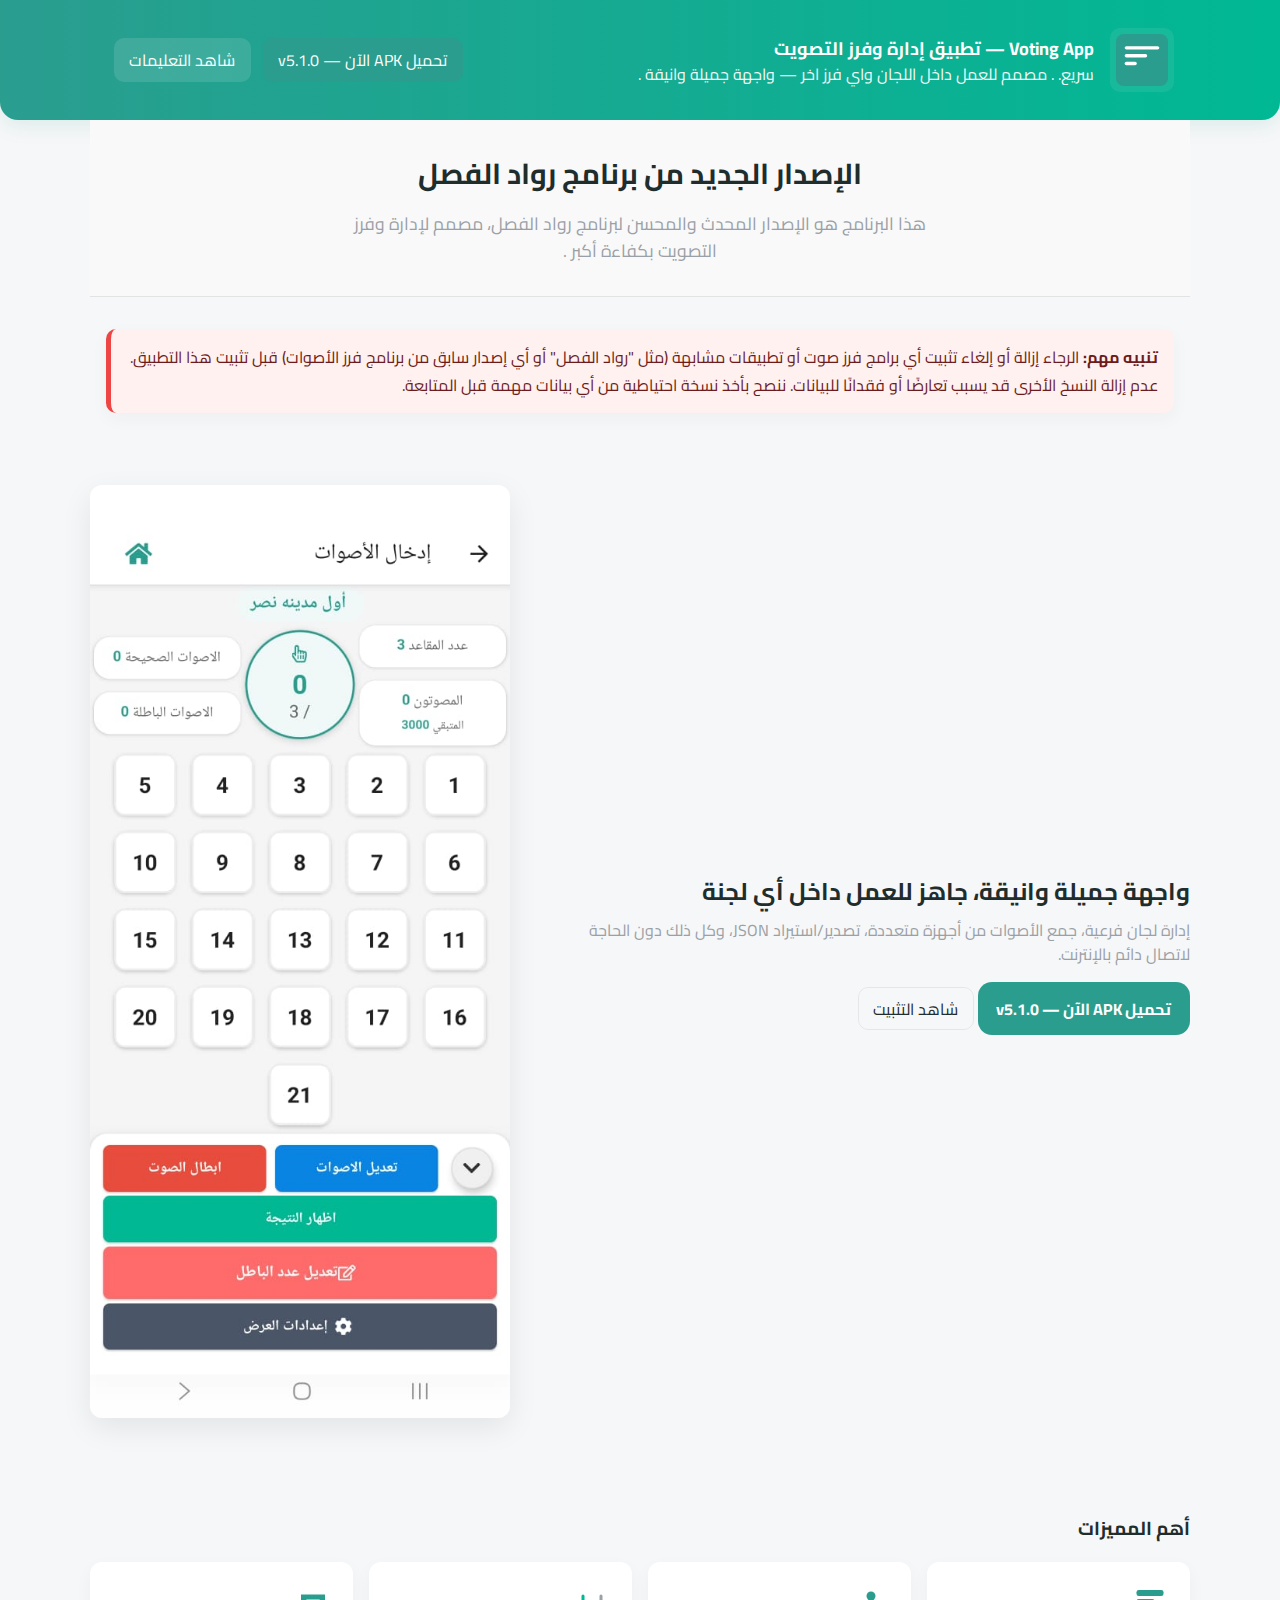
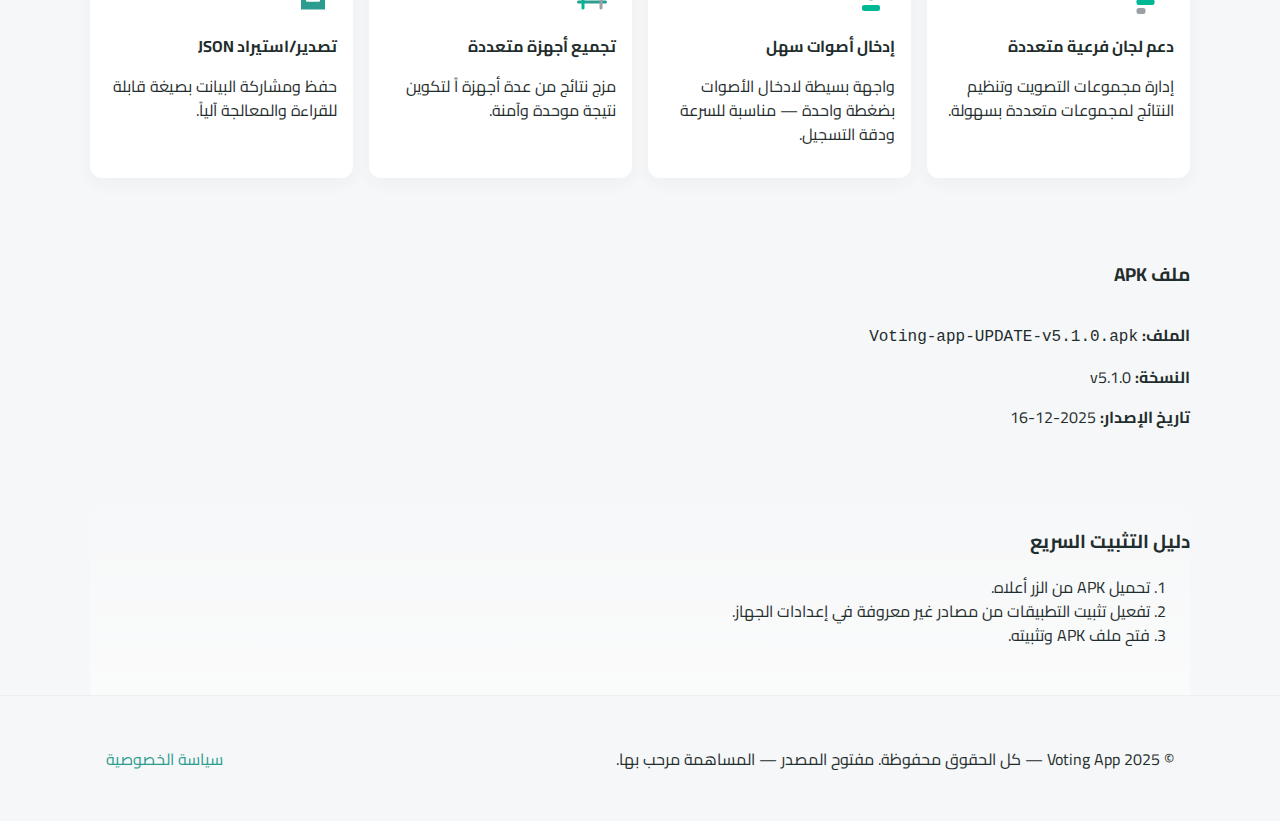
<file: index.html>
<!DOCTYPE html>
<html lang="ar" dir="rtl">
  <head>
    <meta charset="utf-8" />
    <meta name="viewport" content="width=device-width, initial-scale=1" />
    <title>Voting App — تطبيق إدارة وفرز التصويت</title>
    <meta
      name="description"
      content="Voting App — سريع، ، ومصمم للعمل داخل اللجان واي فرز اخر.  وملف APK للتحميل."
    />
    <meta name="theme-color" content="#2a9d8f" />

    <!-- Open Graph -->
    <meta property="og:title" content="Voting App — تطبيق إدارة وفرز التصويت" />
    <meta
      property="og:description"
      content="سريع، ، مصمم للعمل داخل اللجان واي فرز اخر — ."
    />
    <meta property="og:image" content="assets/cover.svg" />
    <meta property="og:type" content="website" />

    <link
      href="https://fonts.googleapis.com/css2?family=Cairo:wght@300;400;600;700;900&display=swap"
      rel="stylesheet"
    />
    <link rel="stylesheet" href="assets/styles.css" />
  </head>
  <body>
    <header class="site-header">
      <div class="container header-inner">
        <div class="brand">
          <img src="assets/cover.svg" alt="Voting App" class="logo" />
          <div>
            <h1>Voting App — تطبيق إدارة وفرز التصويت</h1>
            <p class="tag">
              سريع. . مصمم للعمل داخل اللجان واي فرز اخر — واجهة جميلة وانيقة .
            </p>
          </div>
        </div>
        <nav class="cta-group">
          <a
            class="btn btn-primary"
            href="Voting-app-UPDATE-v5.1.0.apk"
            download
            >تحميل APK الآن — v5.1.0</a
          >
          <a class="btn btn-secondary" href="#install">شاهد التعليمات</a>
        </nav>
      </div>
    </header>

    <section class="intro container">
      <h2>الإصدار الجديد من برنامج رواد الفصل</h2>
      <p>
        هذا البرنامج هو الإصدار المحدث والمحسن لبرنامج رواد الفصل، مصمم لإدارة
        وفرز التصويت بكفاءة أكبر .
      </p>
    </section>

    <main>
      <div class="container">
        <div class="alert alert-danger" role="alert" aria-live="polite">
          <strong>تنبيه مهم:</strong>
          الرجاء إزالة أو إلغاء تثبيت أي برامج فرز صوت أو تطبيقات مشابهة (مثل
          "رواد الفصل" أو أي إصدار سابق من برنامج فرز الأصوات) قبل تثبيت هذا
          التطبيق. عدم إزالة النسخ الأخرى قد يسبب تعارضًا أو فقدانًا للبيانات.
          ننصح بأخذ نسخة احتياطية من أي بيانات مهمة قبل المتابعة.
        </div>
      </div>
      <section class="hero container">
        <div class="hero-grid">
          <div class="hero-text">
            <h2>واجهة جميلة وانيقة، جاهز للعمل داخل أي لجنة</h2>
            <p class="lead">
              إدارة لجان فرعية، جمع الأصوات من أجهزة متعددة، تصدير/استيراد JSON،
              وكل ذلك دون الحاجة لاتصال دائم بالإنترنت.
            </p>
            <div class="hero-actions">
              <a
                class="btn btn-primary large"
                href="Voting-app-UPDATE-v5.1.0.apk"
                download
                >تحميل APK الآن — v5.1.0</a
              >
              <a class="btn btn-outline" href="#install">شاهد التثبيت</a>
            </div>
          </div>
          <div class="hero-media">
            <img src="assets/screenshots/main.jpeg" alt="لقطة شاشة" />
          </div>
        </div>
      </section>

      <section class="features container" aria-labelledby="features-title">
        <h3 id="features-title">أهم المميزات</h3>
        <div class="features-grid">
          <article class="feature">
            <div class="icon">
              <svg
                width="36"
                height="36"
                viewBox="0 0 24 24"
                fill="none"
                xmlns="http://www.w3.org/2000/svg"
              >
                <rect
                  x="3"
                  y="4"
                  width="18"
                  height="4"
                  rx="1.5"
                  fill="#2a9d8f"
                />
                <rect
                  x="3"
                  y="10"
                  width="12"
                  height="4"
                  rx="1.5"
                  fill="#00b894"
                />
                <rect
                  x="3"
                  y="16"
                  width="6"
                  height="4"
                  rx="1.5"
                  fill="#9aa0a6"
                />
              </svg>
            </div>
            <h4>دعم لجان فرعية متعددة</h4>
            <p>إدارة مجموعات التصويت وتنظيم النتائج لمجموعات متعددة بسهولة.</p>
          </article>
          <article class="feature">
            <div class="icon">
              <svg
                width="36"
                height="36"
                viewBox="0 0 24 24"
                fill="none"
                xmlns="http://www.w3.org/2000/svg"
              >
                <circle cx="12" cy="8" r="3" fill="#2a9d8f" />
                <rect
                  x="6"
                  y="14"
                  width="12"
                  height="4"
                  rx="1.5"
                  fill="#00b894"
                />
              </svg>
            </div>
            <h4>إدخال أصوات سهل</h4>
            <p>
              واجهة بسيطة لادخال الأصوات بضغطة واحدة — مناسبة للسرعة ودقة
              التسجيل.
            </p>
          </article>
          <article class="feature">
            <div class="icon">
              <svg
                width="36"
                height="36"
                viewBox="0 0 24 24"
                fill="none"
                xmlns="http://www.w3.org/2000/svg"
              >
                <path
                  d="M3 12h18"
                  stroke="#2a9d8f"
                  stroke-width="2"
                  stroke-linecap="round"
                />
                <path
                  d="M6 8v8"
                  stroke="#00b894"
                  stroke-width="2"
                  stroke-linecap="round"
                />
                <path
                  d="M18 8v8"
                  stroke="#9aa0a6"
                  stroke-width="2"
                  stroke-linecap="round"
                />
              </svg>
            </div>
            <h4>تجميع أجهزة متعددة</h4>
            <p>مزج نتائج من عدة أجهزة اً لتكوين نتيجة موحدة وآمنة.</p>
          </article>
          <article class="feature">
            <div class="icon">
              <svg
                width="36"
                height="36"
                viewBox="0 0 24 24"
                fill="none"
                xmlns="http://www.w3.org/2000/svg"
              >
                <path d="M4 7h16v10H4z" fill="#2a9d8f" />
                <path
                  d="M8 11h8"
                  stroke="#fff"
                  stroke-width="1.5"
                  stroke-linecap="round"
                />
              </svg>
            </div>
            <h4>تصدير/استيراد JSON</h4>
            <p>حفظ ومشاركة البيانت بصيغة قابلة للقراءة والمعالجة آلياً.</p>
          </article>
        </div>
      </section>

      <!-- <section class="screens container" id="screenshots">
        <h3>لقطات من التطبيق</h3>
        <div class="carousel" aria-roledescription="carousel">
          <button class="carousel-btn prev" aria-label="السابق">‹</button>
          <div class="carousel-track">
            <figure class="slide">
              <img
                src="assets/screenshots/screenshot-1.jpeg"
                alt="القائمة الرئيسية"
              />
              <figcaption>القائمة الرئيسية</figcaption>
            </figure>
            <figure class="slide">
              <img
                src="assets/screenshots/screenshot-1.jpeg"
                alt="القائمة الرئيسية"
              />
              <figcaption>القائمة الرئيسية</figcaption>
            </figure>
            <figure class="slide">
              <img
                src="assets/screenshots/screenshot-2.jpeg"
                alt="تجميع الأصوات"
              />
              <figcaption>تجميع الأصوات</figcaption>
            </figure>
            <figure class="slide">
              <img
                src="assets/screenshots/screenshot-3.jpeg"
                alt="استيراد/تصدير"
              />
              <figcaption>استيراد / تصدير JSON</figcaption>
            </figure>
          </div>
          <button class="carousel-btn next" aria-label="التالي">›</button>
        </div>
      </section> -->

      <section class="apk-box container" id="apk">
        <h3>ملف APK</h3>
        <div class="apk-grid">
          <div>
            <p>
              <strong>الملف:</strong>
              <code>Voting-app-UPDATE-v5.1.0.apk</code>
            </p>
            <p><strong>النسخة:</strong> v5.1.0</p>
            <p><strong>تاريخ الإصدار:</strong> 2025-12-16</p>
          </div>
        </div>
      </section>

      <section class="install container" id="install">
        <h3>دليل التثبيت السريع</h3>
        <ol>
          <li>تحميل APK من الزر أعلاه.</li>
          <li>تفعيل تثبيت التطبيقات من مصادر غير معروفة في إعدادات الجهاز.</li>
          <li>فتح ملف APK وتثبيته.</li>
        </ol>
      </section>
    </main>

    <footer class="site-footer">
      <div class="container footer-inner">
        <div>
          <p>
            © 2025 Voting App — كل الحقوق محفوظة. مفتوح المصدر — المساهمة مرحب
            بها.
          </p>
        </div>
        <div class="footer-links">
          <a href="#">سياسة الخصوصية</a>
        </div>
      </div>
    </footer>

    <script>
      // Simple carousel logic
      (function () {
        const track = document.querySelector(".carousel-track");
        const slides = Array.from(document.querySelectorAll(".slide"));
        const prev = document.querySelector(".carousel-btn.prev");
        const next = document.querySelector(".carousel-btn.next");
        let index = 0;
        function update() {
          const width = track.clientWidth;
          track.style.transform = `translateX(${-index * width}px)`;
        }
        window.addEventListener("resize", update);
        prev.addEventListener("click", () => {
          index = (index - 1 + slides.length) % slides.length;
          update();
        });
        next.addEventListener("click", () => {
          index = (index + 1) % slides.length;
          update();
        });
        function setSlideWidths() {
          slides.forEach((s) => (s.style.width = track.clientWidth + "px"));
        }
        setSlideWidths();
        window.addEventListener("resize", setSlideWidths);
        setInterval(() => {
          index = (index + 1) % slides.length;
          update();
        }, 4000);
      })();

      // Copy checksum
      document
        .getElementById("copyChecksum")
        .addEventListener("click", async () => {
          const val = document.getElementById("sha256").value;
          try {
            await navigator.clipboard.writeText(val);
            alert("تم نسخ checksum");
          } catch (e) {
            alert("فشل النسخ — الرجاء نسخه يدويا");
          }
        });

      // Compute SHA-256 of APK using Web Crypto
      document
        .getElementById("calcChecksum")
        .addEventListener("click", async () => {
          const url = "Voting-app-UPDATE-v5.1.0.apk";
          const input = document.getElementById("sha256");
          try {
            const res = await fetch(url);
            if (!res.ok) throw new Error("فشل تحميل الملف");
            const buf = await res.arrayBuffer();
            const hash = await crypto.subtle.digest("SHA-256", buf);
            const hex = Array.from(new Uint8Array(hash))
              .map((b) => b.toString(16).padStart(2, "0"))
              .join("");
            input.value = hex;
            alert("تم حساب SHA-256");
          } catch (err) {
            alert("تعذر حساب checksum: " + err.message);
          }
        });
    </script>
  </body>
</html>
</file>
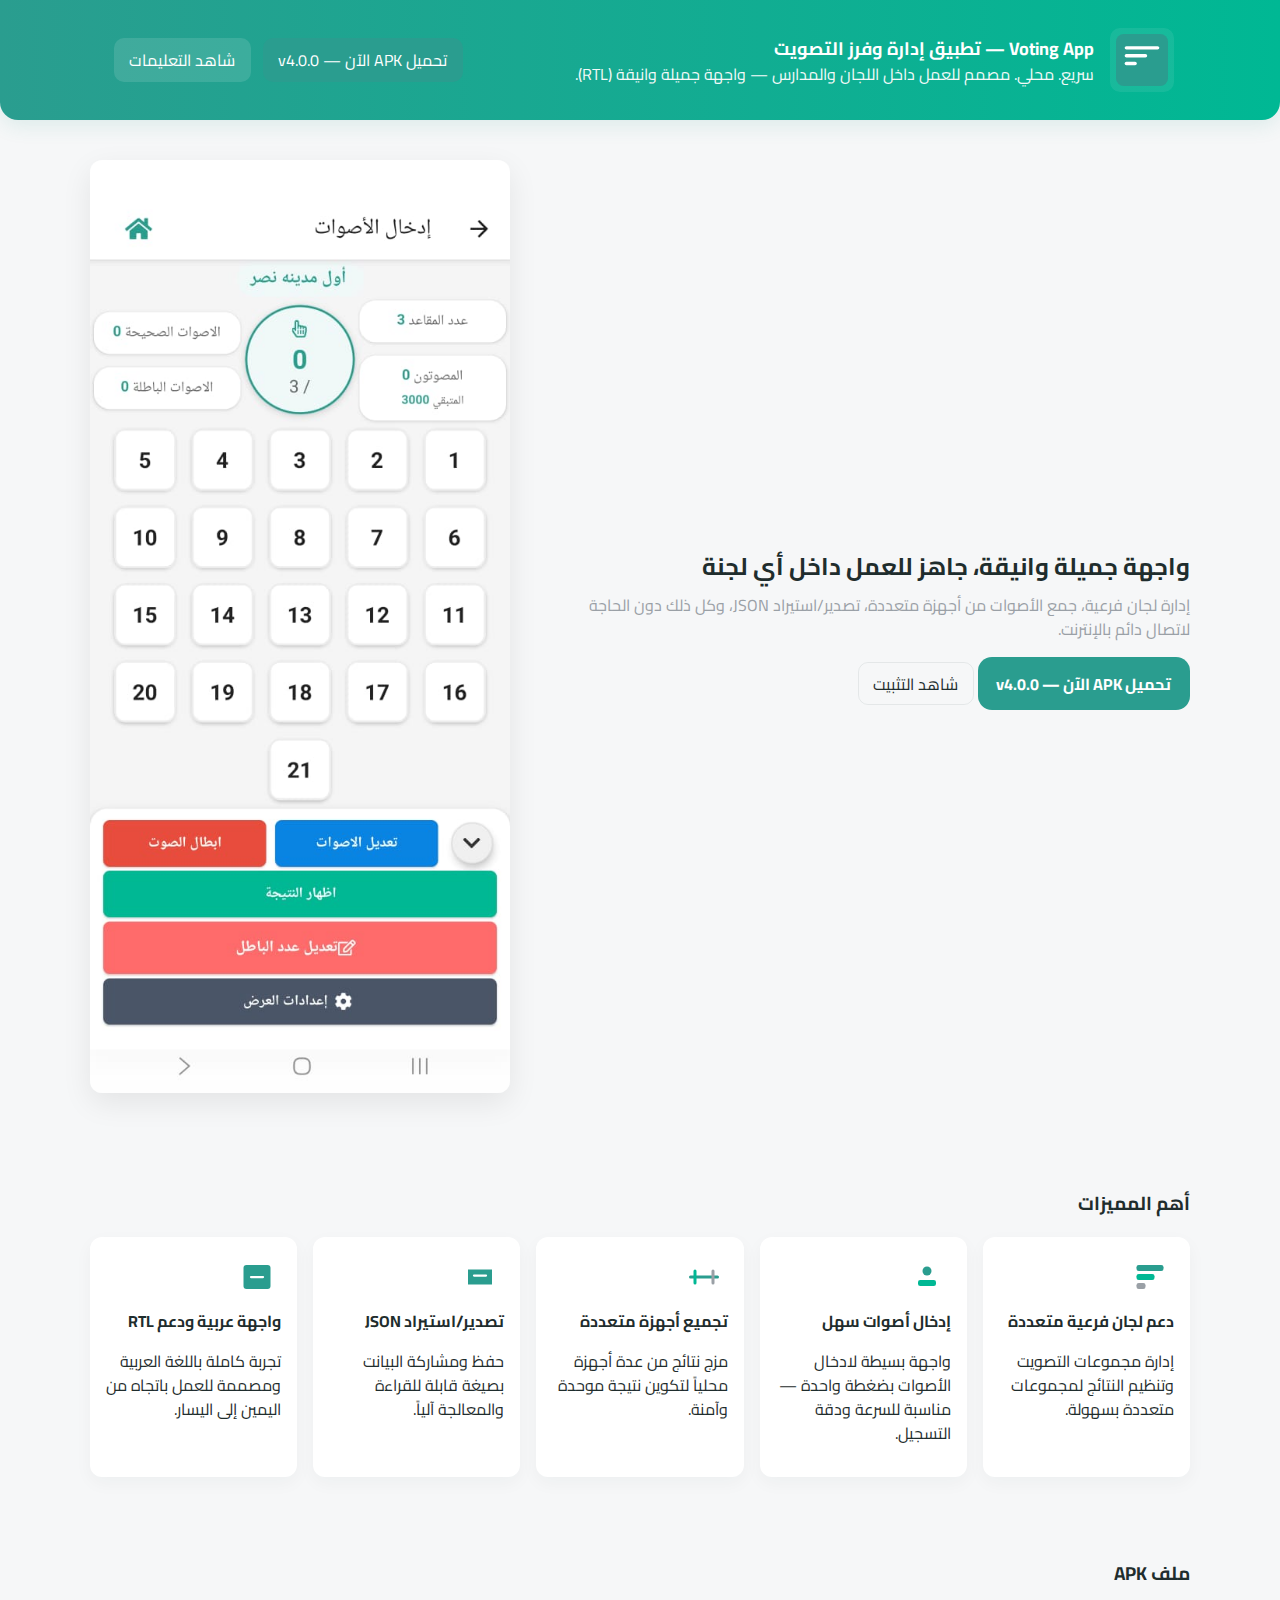
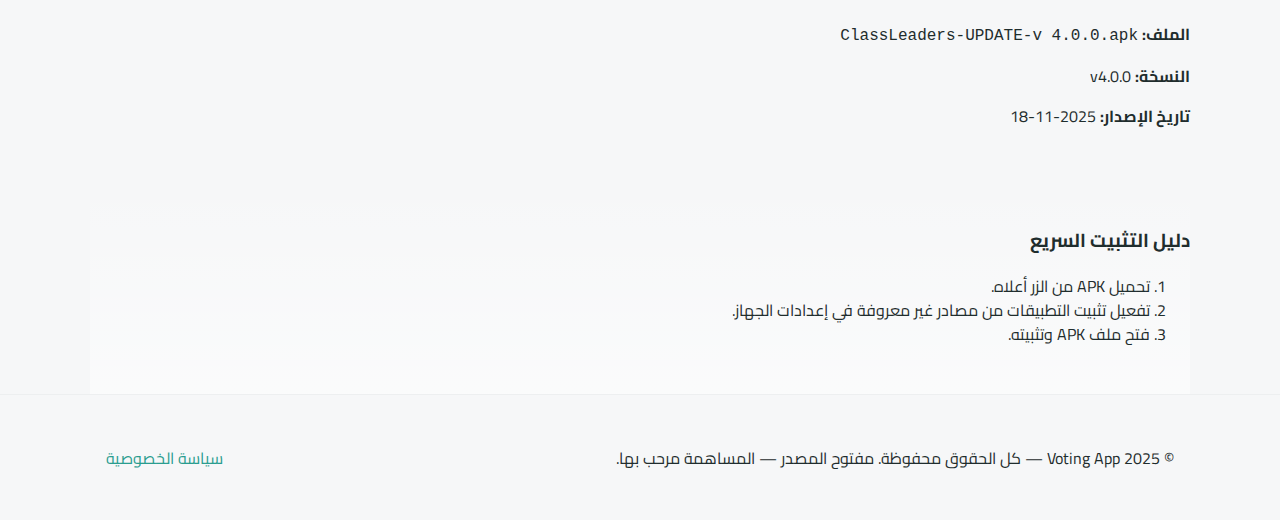
<file: docs/index.html>
<!DOCTYPE html>
<html lang="ar" dir="rtl">
  <head>
    <meta charset="utf-8" />
    <meta name="viewport" content="width=device-width, initial-scale=1" />
    <title>Voting App — تطبيق إدارة وفرز التصويت</title>
    <meta
      name="description"
      content="Voting App — سريع، محلي، ومصمم للعمل داخل اللجان والمدارس. واجهة عربية كاملة وملف APK للتحميل."
    />
    <meta name="theme-color" content="#2a9d8f" />

    <!-- Open Graph -->
    <meta property="og:title" content="Voting App — تطبيق إدارة وفرز التصويت" />
    <meta
      property="og:description"
      content="سريع، محلي، مصمم للعمل داخل اللجان والمدارس — واجهة عربية كاملة (RTL)."
    />
    <meta property="og:image" content="assets/cover.svg" />
    <meta property="og:type" content="website" />

    <link
      href="https://fonts.googleapis.com/css2?family=Cairo:wght@300;400;600;700;900&display=swap"
      rel="stylesheet"
    />
    <link rel="stylesheet" href="assets/styles.css" />
  </head>
  <body>
    <header class="site-header">
      <div class="container header-inner">
        <div class="brand">
          <img src="assets/cover.svg" alt="Voting App" class="logo" />
          <div>
            <h1>Voting App — تطبيق إدارة وفرز التصويت</h1>
            <p class="tag">
              سريع. محلي. مصمم للعمل داخل اللجان والمدارس — واجهة جميلة وانيقة
              (RTL).
            </p>
          </div>
        </div>
        <nav class="cta-group">
          <a
            class="btn btn-primary"
            href="ClassLeaders-UPDATE-v%204.0.0.apk"
            download
            >تحميل APK الآن — v4.0.0</a
          >
          <a class="btn btn-secondary" href="#install">شاهد التعليمات</a>
        </nav>
      </div>
    </header>

    <main>
      <section class="hero container">
        <div class="hero-grid">
          <div class="hero-text">
            <h2>واجهة جميلة وانيقة، جاهز للعمل داخل أي لجنة</h2>
            <p class="lead">
              إدارة لجان فرعية، جمع الأصوات من أجهزة متعددة، تصدير/استيراد JSON،
              وكل ذلك دون الحاجة لاتصال دائم بالإنترنت.
            </p>
            <div class="hero-actions">
              <a
                class="btn btn-primary large"
                href="ClassLeaders-UPDATE-v%204.0.0.apk"
                download
                >تحميل APK الآن — v4.0.0</a
              >
              <a class="btn btn-outline" href="#install">شاهد التثبيت</a>
            </div>
          </div>
          <div class="hero-media">
            <img src="assets/screenshots/main.jpeg" alt="لقطة شاشة" />
          </div>
        </div>
      </section>

      <section class="features container" aria-labelledby="features-title">
        <h3 id="features-title">أهم المميزات</h3>
        <div class="features-grid">
          <article class="feature">
            <div class="icon">
              <svg
                width="36"
                height="36"
                viewBox="0 0 24 24"
                fill="none"
                xmlns="http://www.w3.org/2000/svg"
              >
                <rect
                  x="3"
                  y="4"
                  width="18"
                  height="4"
                  rx="1.5"
                  fill="#2a9d8f"
                />
                <rect
                  x="3"
                  y="10"
                  width="12"
                  height="4"
                  rx="1.5"
                  fill="#00b894"
                />
                <rect
                  x="3"
                  y="16"
                  width="6"
                  height="4"
                  rx="1.5"
                  fill="#9aa0a6"
                />
              </svg>
            </div>
            <h4>دعم لجان فرعية متعددة</h4>
            <p>إدارة مجموعات التصويت وتنظيم النتائج لمجموعات متعددة بسهولة.</p>
          </article>
          <article class="feature">
            <div class="icon">
              <svg
                width="36"
                height="36"
                viewBox="0 0 24 24"
                fill="none"
                xmlns="http://www.w3.org/2000/svg"
              >
                <circle cx="12" cy="8" r="3" fill="#2a9d8f" />
                <rect
                  x="6"
                  y="14"
                  width="12"
                  height="4"
                  rx="1.5"
                  fill="#00b894"
                />
              </svg>
            </div>
            <h4>إدخال أصوات سهل</h4>
            <p>
              واجهة بسيطة لادخال الأصوات بضغطة واحدة — مناسبة للسرعة ودقة
              التسجيل.
            </p>
          </article>
          <article class="feature">
            <div class="icon">
              <svg
                width="36"
                height="36"
                viewBox="0 0 24 24"
                fill="none"
                xmlns="http://www.w3.org/2000/svg"
              >
                <path
                  d="M3 12h18"
                  stroke="#2a9d8f"
                  stroke-width="2"
                  stroke-linecap="round"
                />
                <path
                  d="M6 8v8"
                  stroke="#00b894"
                  stroke-width="2"
                  stroke-linecap="round"
                />
                <path
                  d="M18 8v8"
                  stroke="#9aa0a6"
                  stroke-width="2"
                  stroke-linecap="round"
                />
              </svg>
            </div>
            <h4>تجميع أجهزة متعددة</h4>
            <p>مزج نتائج من عدة أجهزة محلياً لتكوين نتيجة موحدة وآمنة.</p>
          </article>
          <article class="feature">
            <div class="icon">
              <svg
                width="36"
                height="36"
                viewBox="0 0 24 24"
                fill="none"
                xmlns="http://www.w3.org/2000/svg"
              >
                <path d="M4 7h16v10H4z" fill="#2a9d8f" />
                <path
                  d="M8 11h8"
                  stroke="#fff"
                  stroke-width="1.5"
                  stroke-linecap="round"
                />
              </svg>
            </div>
            <h4>تصدير/استيراد JSON</h4>
            <p>حفظ ومشاركة البيانت بصيغة قابلة للقراءة والمعالجة آلياً.</p>
          </article>
          <article class="feature">
            <div class="icon">
              <svg
                width="36"
                height="36"
                viewBox="0 0 24 24"
                fill="none"
                xmlns="http://www.w3.org/2000/svg"
              >
                <rect
                  x="3"
                  y="4"
                  width="18"
                  height="16"
                  rx="2"
                  fill="#2a9d8f"
                />
                <path
                  d="M8 12h8"
                  stroke="#fff"
                  stroke-width="1.5"
                  stroke-linecap="round"
                />
              </svg>
            </div>
            <h4>واجهة عربية ودعم RTL</h4>
            <p>
              تجربة كاملة باللغة العربية ومصممة للعمل باتجاه من اليمين إلى
              اليسار.
            </p>
          </article>
        </div>
      </section>

      <!-- <section class="screens container" id="screenshots">
        <h3>لقطات من التطبيق</h3>
        <div class="carousel" aria-roledescription="carousel">
          <button class="carousel-btn prev" aria-label="السابق">‹</button>
          <div class="carousel-track">
            <figure class="slide">
              <img
                src="assets/screenshots/screenshot-1.jpeg"
                alt="القائمة الرئيسية"
              />
              <figcaption>القائمة الرئيسية</figcaption>
            </figure>
            <figure class="slide">
              <img
                src="assets/screenshots/screenshot-1.jpeg"
                alt="القائمة الرئيسية"
              />
              <figcaption>القائمة الرئيسية</figcaption>
            </figure>
            <figure class="slide">
              <img
                src="assets/screenshots/screenshot-2.jpeg"
                alt="تجميع الأصوات"
              />
              <figcaption>تجميع الأصوات</figcaption>
            </figure>
            <figure class="slide">
              <img
                src="assets/screenshots/screenshot-3.jpeg"
                alt="استيراد/تصدير"
              />
              <figcaption>استيراد / تصدير JSON</figcaption>
            </figure>
          </div>
          <button class="carousel-btn next" aria-label="التالي">›</button>
        </div>
      </section> -->

      <section class="apk-box container" id="apk">
        <h3>ملف APK</h3>
        <div class="apk-grid">
          <div>
            <p>
              <strong>الملف:</strong>
              <code>ClassLeaders-UPDATE-v 4.0.0.apk</code>
            </p>
            <p><strong>النسخة:</strong> v4.0.0</p>
            <p><strong>تاريخ الإصدار:</strong> 2025-11-18</p>
          </div>
        </div>
      </section>

      <section class="install container" id="install">
        <h3>دليل التثبيت السريع</h3>
        <ol>
          <li>تحميل APK من الزر أعلاه.</li>
          <li>تفعيل تثبيت التطبيقات من مصادر غير معروفة في إعدادات الجهاز.</li>
          <li>فتح ملف APK وتثبيته.</li>
        </ol>
      </section>
    </main>

    <footer class="site-footer">
      <div class="container footer-inner">
        <div>
          <p>
            © 2025 Voting App — كل الحقوق محفوظة. مفتوح المصدر — المساهمة مرحب
            بها.
          </p>
        </div>
        <div class="footer-links">
          <a href="#">سياسة الخصوصية</a>
        </div>
      </div>
    </footer>

    <script>
      // Simple carousel logic
      (function () {
        const track = document.querySelector(".carousel-track");
        const slides = Array.from(document.querySelectorAll(".slide"));
        const prev = document.querySelector(".carousel-btn.prev");
        const next = document.querySelector(".carousel-btn.next");
        let index = 0;
        function update() {
          const width = track.clientWidth;
          track.style.transform = `translateX(${-index * width}px)`;
        }
        window.addEventListener("resize", update);
        prev.addEventListener("click", () => {
          index = (index - 1 + slides.length) % slides.length;
          update();
        });
        next.addEventListener("click", () => {
          index = (index + 1) % slides.length;
          update();
        });
        function setSlideWidths() {
          slides.forEach((s) => (s.style.width = track.clientWidth + "px"));
        }
        setSlideWidths();
        window.addEventListener("resize", setSlideWidths);
        setInterval(() => {
          index = (index + 1) % slides.length;
          update();
        }, 4000);
      })();

      // Copy checksum
      document
        .getElementById("copyChecksum")
        .addEventListener("click", async () => {
          const val = document.getElementById("sha256").value;
          try {
            await navigator.clipboard.writeText(val);
            alert("تم نسخ checksum");
          } catch (e) {
            alert("فشل النسخ — الرجاء نسخه يدويا");
          }
        });

      // Compute SHA-256 of APK using Web Crypto
      document
        .getElementById("calcChecksum")
        .addEventListener("click", async () => {
          const url = "ClassLeaders-UPDATE-v%204.0.0.apk";
          const input = document.getElementById("sha256");
          try {
            const res = await fetch(url);
            if (!res.ok) throw new Error("فشل تحميل الملف");
            const buf = await res.arrayBuffer();
            const hash = await crypto.subtle.digest("SHA-256", buf);
            const hex = Array.from(new Uint8Array(hash))
              .map((b) => b.toString(16).padStart(2, "0"))
              .join("");
            input.value = hex;
            alert("تم حساب SHA-256");
          } catch (err) {
            alert("تعذر حساب checksum: " + err.message);
          }
        });
    </script>
  </body>
</html>
</file>
<file: assets/styles.css>
:root{
  --primary:#2a9d8f; /* teal */
  --accent:#00b894; /* green */
  --muted:#9aa0a6;
  --bg:#f6f7f8;
  --card:#ffffff;
  --text:#1f2d2d;
  --radius:12px;
  --gap:1rem;
  font-size:16px;
}
*{box-sizing:border-box}
html,body{height:100%}
body{
  margin:0;font-family:'Cairo',system-ui,Segoe UI,Roboto,Arial,sans-serif;background:var(--bg);color:var(--text);-webkit-font-smoothing:antialiased;line-height:1.5;
}
.container{max-width:1100px;margin:0 auto;padding:1rem}

.site-header{background:linear-gradient(90deg,var(--primary),var(--accent));color:#fff;padding:.75rem 0;border-bottom-left-radius:18px;border-bottom-right-radius:18px;box-shadow:0 6px 20px rgba(42,157,143,.12)}
.header-inner{display:flex;align-items:center;justify-content:space-between}
.brand{display:flex;gap:1rem;align-items:center}
.logo{width:64px;height:64px;border-radius:10px;background:rgba(255,255,255,.08);padding:6px}
.brand h1{margin:0;font-size:1.125rem;font-weight:700}
.tag{margin:0;opacity:.95}
.cta-group a{margin-left:.5rem}

.btn{display:inline-block;padding:.55rem .9rem;border-radius:10px;border:1px solid transparent;background:transparent;color:var(--text);text-decoration:none;cursor:pointer}
.btn.small{padding:.3rem .5rem;font-size:.9rem}
.btn-primary{background:var(--primary);color:#fff}
.btn-outline{border:1px solid rgba(31,45,45,.08);background:transparent}
.btn-secondary{background:rgba(255,255,255,.12);color:#fff}
.large{padding:0.85rem 1.1rem;border-radius:14px;font-weight:700}

.hero{padding:2.5rem 0}
.hero-grid{display:grid;grid-template-columns:1fr 420px;gap:2rem;align-items:center}
.hero-text h2{margin:0 0 .5rem;font-size:1.5rem}
.lead{color:var(--muted);margin-top:0}
.hero-media img{width:100%;border-radius:12px;box-shadow:0 10px 30px rgba(0,0,0,.08)}

.features{padding:2rem 0}
.features-grid{display:grid;grid-template-columns:repeat(auto-fit,minmax(200px,1fr));gap:1rem}
.feature{background:var(--card);padding:1rem;border-radius:12px;box-shadow:0 6px 18px rgba(31,45,45,.04)}
.feature h4{margin:.5rem 0}
.icon{width:48px;height:48px;display:flex;align-items:center;justify-content:center}

.screens{padding:2rem 0}
.carousel{position:relative;overflow:hidden}
.carousel-track{display:flex;transition:transform .45s ease}
.slide{min-width:100%;padding:0 1rem}
.slide img{width:100%;border-radius:12px;display:block}
.carousel-btn{position:absolute;top:50%;transform:translateY(-50%);background:rgba(255,255,255,.9);border:none;padding:.35rem .6rem;border-radius:8px;cursor:pointer;box-shadow:0 6px 18px rgba(0,0,0,.08)}
.carousel-btn.prev{right:calc(100% - 2rem);}
.carousel-btn.next{left:calc(100% - 2rem);}

.apk-box{padding:2rem 0}
.apk-grid{display:grid;grid-template-columns:1fr 360px;gap:1rem;align-items:start}
.apk-box .checksum input{width:100%;padding:.6rem;border-radius:8px;border:1px solid #e6e9eb;margin:.5rem 0;background:#fafafa}
.apk-actions{display:flex;gap:.5rem;flex-wrap:wrap}
.note{color:var(--muted);margin-top:.5rem}

/* Alert / Warning styles */
.alert{padding:1rem;border-radius:10px;margin:1rem 0;box-shadow:0 6px 18px rgba(31,45,45,.04);}
.alert strong{display:inline-block;margin-bottom:.25rem}
.alert-warning{background:#fff7ed;border-left:5px solid #f08a5d;color:#5a2b12}
.alert-danger{background:#fff1f0;border-left:5px solid #ef4444;color:#6b1b1b}

.install{padding:2rem 0;background:linear-gradient(180deg,transparent,rgba(255,255,255,.5))}

.intro{padding:2rem 0;text-align:center;background:#f9f9f9;border-bottom:1px solid rgba(31,45,45,.1)}
.intro h2{margin:0 0 1rem;font-size:1.8rem;color:var(--text)}
.intro p{margin:0;font-size:1.1rem;color:var(--muted);max-width:600px;margin:0 auto}

.site-footer{padding:1.2rem 0;background:transparent;border-top:1px solid rgba(31,45,45,.04)}
.footer-inner{display:flex;justify-content:space-between;align-items:center}
.footer-inner a{color:var(--primary);text-decoration:none}
.small{font-size:.9rem;color:var(--muted)}

/* Responsive */
@media (max-width:900px){
  .hero-grid{grid-template-columns:1fr}
  .carousel-btn.prev,.carousel-btn.next{display:none}
  .apk-grid{grid-template-columns:1fr}
}

@media (max-width:480px){
  :root{font-size:15px}
  .brand h1{font-size:1rem}
}
</file>
<file: docs/assets/styles.css>
:root{
  --primary:#2a9d8f; /* teal */
  --accent:#00b894; /* green */
  --muted:#9aa0a6;
  --bg:#f6f7f8;
  --card:#ffffff;
  --text:#1f2d2d;
  --radius:12px;
  --gap:1rem;
  font-size:16px;
}
*{box-sizing:border-box}
html,body{height:100%}
body{
  margin:0;font-family:'Cairo',system-ui,Segoe UI,Roboto,Arial,sans-serif;background:var(--bg);color:var(--text);-webkit-font-smoothing:antialiased;line-height:1.5;
}
.container{max-width:1100px;margin:0 auto;padding:1rem}

.site-header{background:linear-gradient(90deg,var(--primary),var(--accent));color:#fff;padding:.75rem 0;border-bottom-left-radius:18px;border-bottom-right-radius:18px;box-shadow:0 6px 20px rgba(42,157,143,.12)}
.header-inner{display:flex;align-items:center;justify-content:space-between}
.brand{display:flex;gap:1rem;align-items:center}
.logo{width:64px;height:64px;border-radius:10px;background:rgba(255,255,255,.08);padding:6px}
.brand h1{margin:0;font-size:1.125rem;font-weight:700}
.tag{margin:0;opacity:.95}
.cta-group a{margin-left:.5rem}

.btn{display:inline-block;padding:.55rem .9rem;border-radius:10px;border:1px solid transparent;background:transparent;color:var(--text);text-decoration:none;cursor:pointer}
.btn.small{padding:.3rem .5rem;font-size:.9rem}
.btn-primary{background:var(--primary);color:#fff}
.btn-outline{border:1px solid rgba(31,45,45,.08);background:transparent}
.btn-secondary{background:rgba(255,255,255,.12);color:#fff}
.large{padding:0.85rem 1.1rem;border-radius:14px;font-weight:700}

.hero{padding:2.5rem 0}
.hero-grid{display:grid;grid-template-columns:1fr 420px;gap:2rem;align-items:center}
.hero-text h2{margin:0 0 .5rem;font-size:1.5rem}
.lead{color:var(--muted);margin-top:0}
.hero-media img{width:100%;border-radius:12px;box-shadow:0 10px 30px rgba(0,0,0,.08)}

.features{padding:2rem 0}
.features-grid{display:grid;grid-template-columns:repeat(auto-fit,minmax(200px,1fr));gap:1rem}
.feature{background:var(--card);padding:1rem;border-radius:12px;box-shadow:0 6px 18px rgba(31,45,45,.04)}
.feature h4{margin:.5rem 0}
.icon{width:48px;height:48px;display:flex;align-items:center;justify-content:center}

.screens{padding:2rem 0}
.carousel{position:relative;overflow:hidden}
.carousel-track{display:flex;transition:transform .45s ease}
.slide{min-width:100%;padding:0 1rem}
.slide img{width:100%;border-radius:12px;display:block}
.carousel-btn{position:absolute;top:50%;transform:translateY(-50%);background:rgba(255,255,255,.9);border:none;padding:.35rem .6rem;border-radius:8px;cursor:pointer;box-shadow:0 6px 18px rgba(0,0,0,.08)}
.carousel-btn.prev{right:calc(100% - 2rem);}
.carousel-btn.next{left:calc(100% - 2rem);}

.apk-box{padding:2rem 0}
.apk-grid{display:grid;grid-template-columns:1fr 360px;gap:1rem;align-items:start}
.apk-box .checksum input{width:100%;padding:.6rem;border-radius:8px;border:1px solid #e6e9eb;margin:.5rem 0;background:#fafafa}
.apk-actions{display:flex;gap:.5rem;flex-wrap:wrap}
.note{color:var(--muted);margin-top:.5rem}

.install{padding:2rem 0;background:linear-gradient(180deg,transparent,rgba(255,255,255,.5))}

.site-footer{padding:1.2rem 0;background:transparent;border-top:1px solid rgba(31,45,45,.04)}
.footer-inner{display:flex;justify-content:space-between;align-items:center}
.footer-inner a{color:var(--primary);text-decoration:none}
.small{font-size:.9rem;color:var(--muted)}

/* Responsive */
@media (max-width:900px){
  .hero-grid{grid-template-columns:1fr}
  .carousel-btn.prev,.carousel-btn.next{display:none}
  .apk-grid{grid-template-columns:1fr}
}

@media (max-width:480px){
  :root{font-size:15px}
  .brand h1{font-size:1rem}
}
</file>
